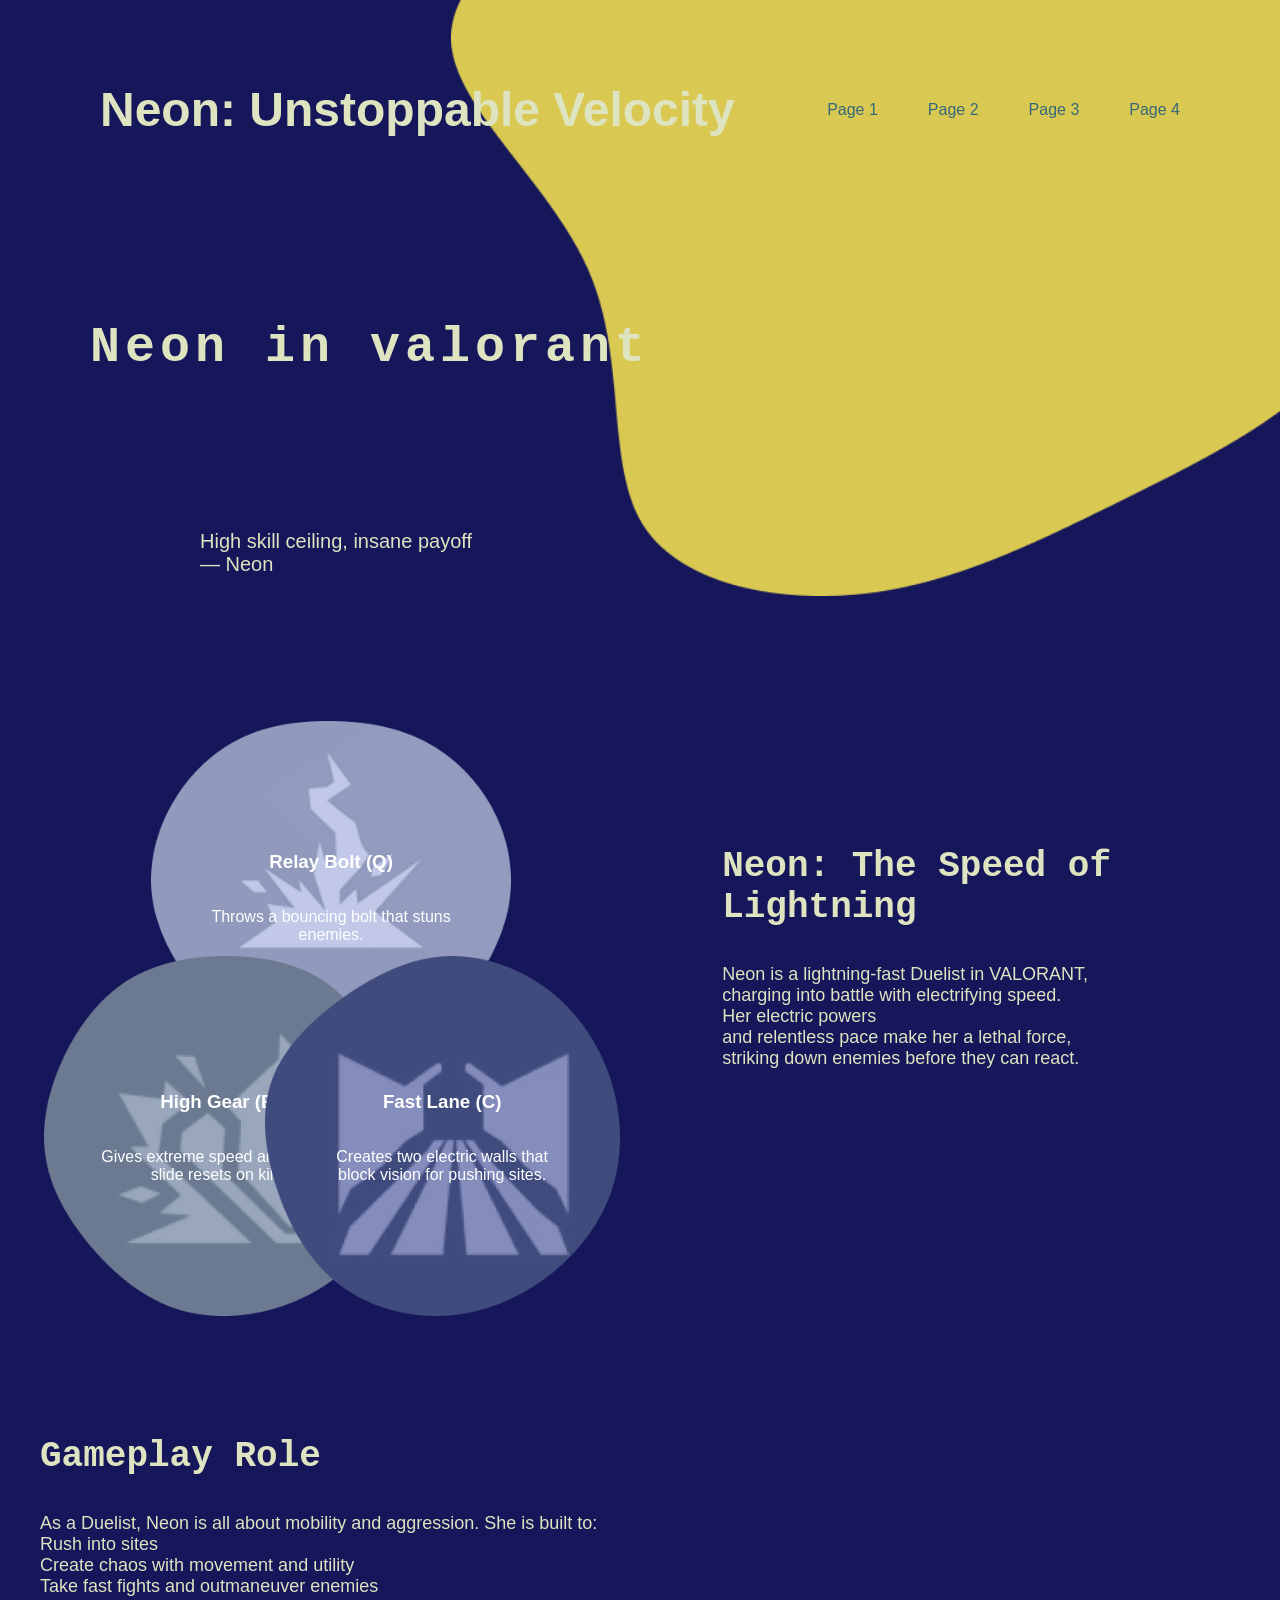
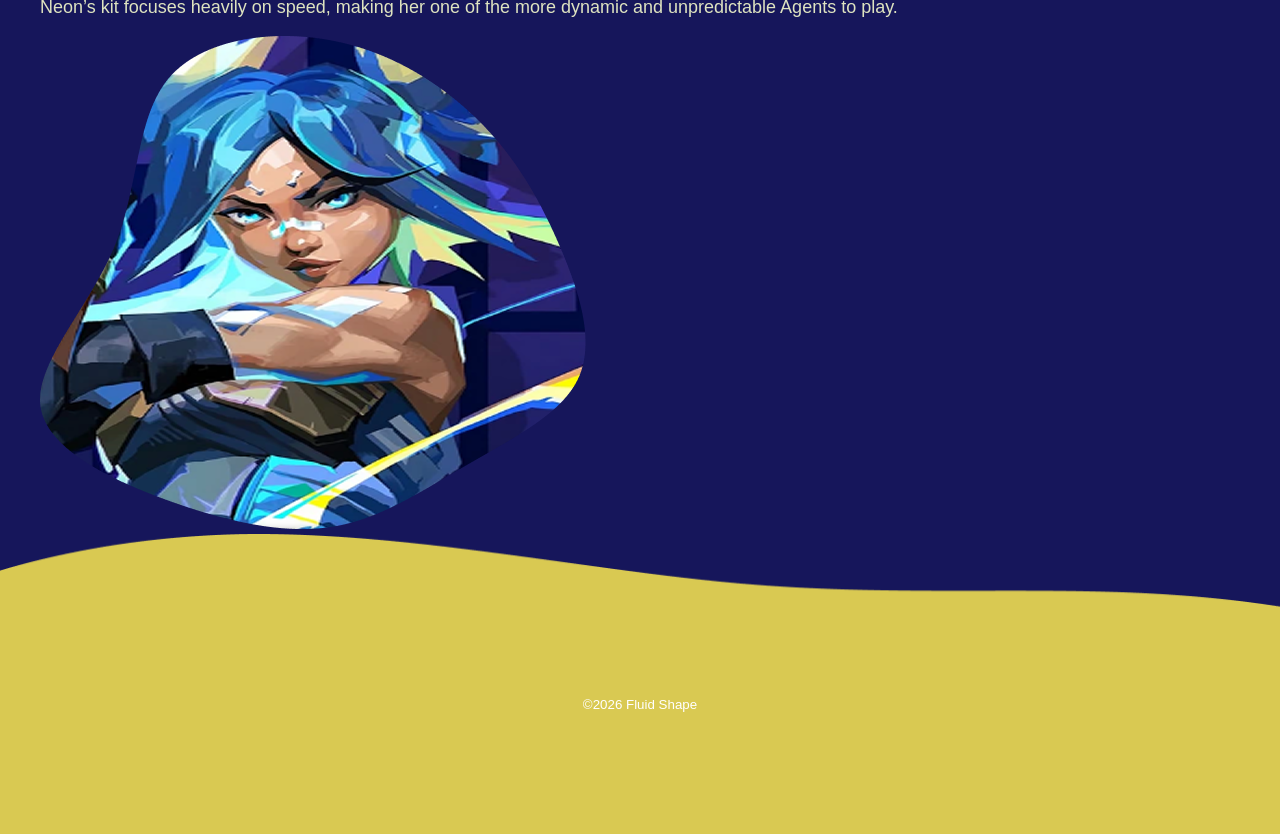
<file: custom/index.html>
<!DOCTYPE html>
<html lang="ja">
<head>
  <meta charset="UTF-8"/>
  <title>Fluid Shape</title>
  <link rel="stylesheet" href="style.css">
</head>

<body>
  <header>
    <div class="links">
      <h1 class="logo"><a href="#">Neon: Unstoppable Velocity</a></h1>
      <nav>
        <a href="#">Page 1</a>
        <a href="#">Page 2</a>
        <a href="#">Page 3</a>
        <a href="#">Page 4</a>
      </nav>
    </div>
    <p class="main-copy">Neon in valorant</p>
    <p class="sub-copy">
      High skill ceiling, insane payoff <br> — Neon
    </p>
  </header>

  <main>
    <section class="feature">
      <div class="text-area">
        <h2>Neon: The Speed of Lightning</h2>
        <p>Neon is a lightning-fast Duelist in VALORANT,<br>
           charging into battle with electrifying speed.<br>
            Her electric powers<br> and relentless pace make her a lethal force, <br>striking down enemies before they can react.</p>
      </div>

      <div class="features">
        <div class="center">
          <div>
            <h3>Relay Bolt (Q)</h3>
            <p>Throws a bouncing bolt that stuns<br>enemies.</p>
          </div>
        </div>
        <div class="left">
          <div>
            <h3>High Gear (E)</h3>
            <p>Gives extreme speed and a slide; <br>slide resets on kills.</p>
          </div>
        </div>
        <div class="right">
          <div>
            <h3>Fast Lane (C)</h3>
            <p>Creates two electric walls that<br>
               block vision for pushing sites.</p>
          </div>
        </div>
      </div>
    </section>
    <sectin class="new-area">
        <div class="text-area">
            <h2>Gameplay Role</h2>
        <p>As a Duelist, Neon is all about mobility and aggression. She is built to:<br>

Rush into sites<br>

Create chaos with movement and utility<br>

Take fast fights and outmaneuver enemies<br>

Neon’s kit focuses heavily on speed, making her one of the more dynamic and unpredictable Agents to play.</p>
        </div>
        <img src="img/Vector (1).png" alt="猫">
    </sectin>
    </main>
    <footer>
        <small class="copyright">&copy;2026 Fluid Shape</small>
    </footer>
</body>
</html>
</file>
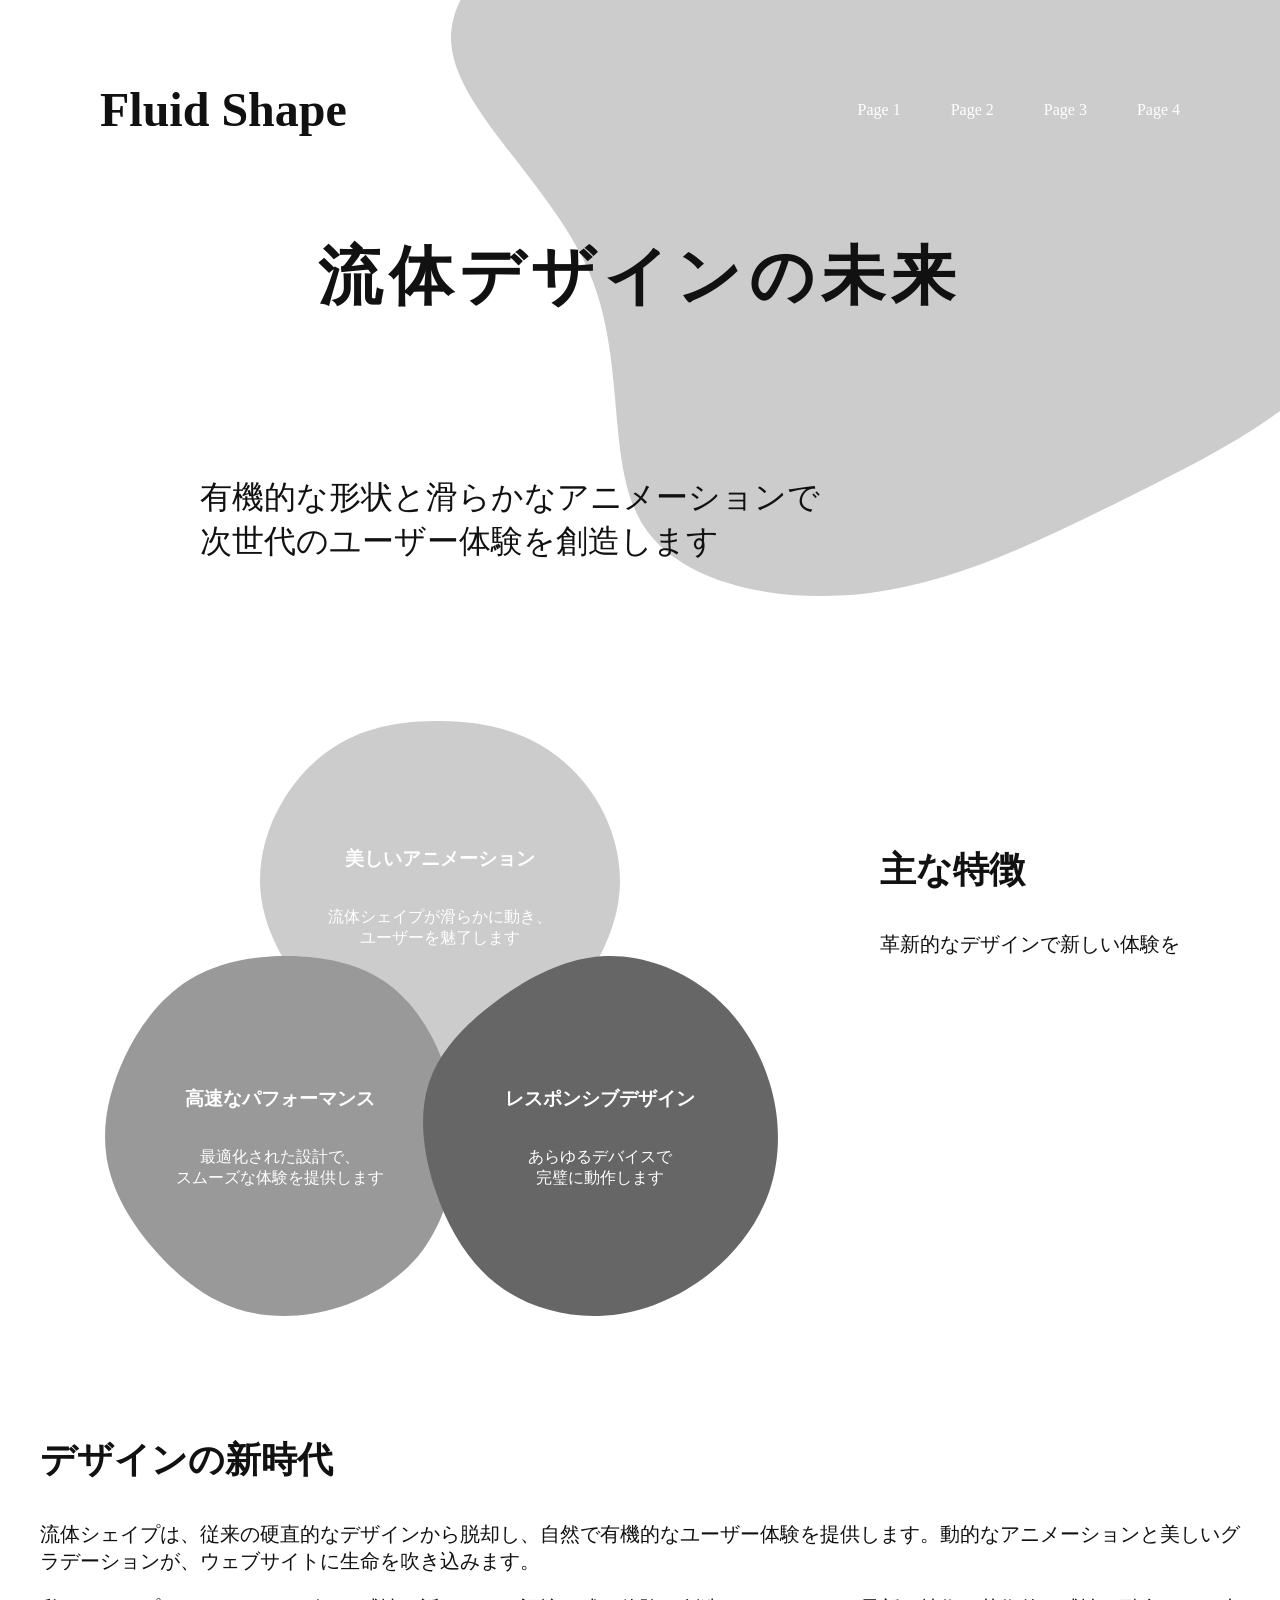
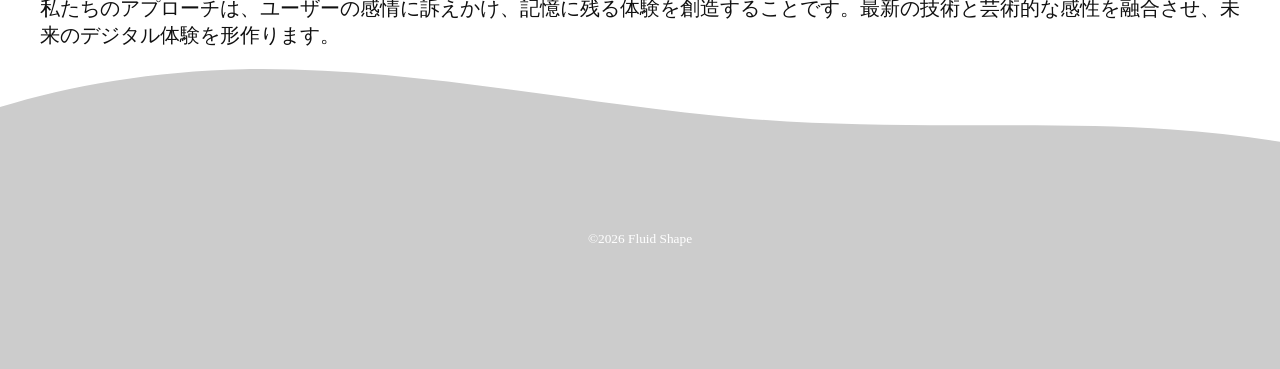
<file: sample/index.html>
<!DOCTYPE html>
<html lang="ja">
<head>
  <meta charset="UTF-8"/>
  <title>Fluid Shape</title>
  <link rel="stylesheet" href="style.css">
</head>

<body>
  <header>
    <div class="links">
      <h1 class="logo"><a href="#">Fluid Shape</a></h1>
      <nav>
        <a href="#">Page 1</a>
        <a href="#">Page 2</a>
        <a href="#">Page 3</a>
        <a href="#">Page 4</a>
      </nav>
    </div>
    <p class="main-copy">流体デザインの未来</p>
    <p class="sub-copy">
      有機的な形状と滑らかなアニメーションで<br>
      次世代のユーザー体験を創造します
    </p>
  </header>

  <main>
    <section class="feature">
      <div class="text-area">
        <h2>主な特徴</h2>
        <p>革新的なデザインで新しい体験を</p>
      </div>

      <div class="features">
        <div class="center">
          <div>
            <h3>美しいアニメーション</h3>
            <p>流体シェイプが滑らかに動き、<br>ユーザーを魅了します</p>
          </div>
        </div>
        <div class="left">
          <div>
            <h3>高速なパフォーマンス</h3>
            <p>最適化された設計で、<br>スムーズな体験を提供します</p>
          </div>
        </div>
        <div class="right">
          <div>
            <h3>レスポンシブデザイン</h3>
            <p>あらゆるデバイスで<br>完璧に動作します</p>
          </div>
        </div>
      </div>
    </section>
    <sectin class="new-area">
        <div class="text-area">
            <h2>デザインの新時代</h2>
        <p>流体シェイプは、従来の硬直的なデザインから脱却し、自然で有機的なユーザー体験を提供します。動的なアニメーションと美しいグラデーションが、ウェブサイトに生命を吹き込みます。</p>
        <p>私たちのアプローチは、ユーザーの感情に訴えかけ、記憶に残る体験を創造することです。最新の技術と芸術的な感性を融合させ、未来のデジタル体験を形作ります。</p>
        </div>
    </sectin>
    </main>
    <footer>
        <small class="copyright">&copy;2026 Fluid Shape</small>
    </footer>
</body>
</html>
</file>
<file: custom/style.css>
@charset "utf-8";
*{
    box-sizing: border-box;
}
body{
    font-family: 'Exo', sans-serif;
    margin: 0;
    color: #dee3c0;
    font-size: 16px;
    background-color: rgb(22, 22, 91);
}
a{
    color: inherit;
    text-decoration: none;
}
header{
    height: 596px;
    display: flex;
    flex-direction: column;
    position: relative;
    background: url(img/Frame.png) no-repeat top right/contain;   
}
.links{
    width: 100%;
    display: flex;
    justify-content: space-between;
    align-items: center;
    padding: 50px 100px 0;
}
.links .logo{
    font-size: 48px;
}
.links nav{
    display: flex;
    gap: 50px;
}
.links nav a{
    color: #35687a;
}
.main-copy{
    font-family: 'Roboto Mono', monospace;
    width: 100%;
    font-size: 50px;
    font-weight: 700;
    text-align: left;
    margin: 1em 0 0;
    padding: 100px 90px 0;
    letter-spacing: .1em;
    /* text-shadow: 5px 4px 5px; */
}
.sub-copy{
    font-size: 20px;
    position: absolute;
    left: 200px;
    bottom: 0;
}
main{
    width: 1200px;
    margin: auto;
    }
section{
    margin: 120px auto;
}
h2{
    font-family: 'Roboto Mono', monospace;
    font-size: 36px;
    margin-bottom: 1em;
}

.text-area p{
    font-size: 18px;
}

.feature{
    display: flex;
    flex-direction: row-reverse;
    justify-content: center;
    gap: 100px;
}
.feature .text-area{
    margin-top: 100px;
}
.features{
    width: 680px;
    height: 600px;
    position: relative;
    text-align: center;
    color: #fff;
}
.features div{
    position: absolute;
    display: flex;
    flex-direction: column;
    justify-content: center;
    align-items: center;
    width: 360px;
    height: 360px;
}
.center{
    background: url(img/Vector.png) center/contain no-repeat;
    top: 0;
    left: 50%;
    transform: translateX(-50%);
}
.left{
    background: url(img/left.png) center/contain no-repeat;
    left: 0;
    bottom: 0;
}
.right{
    
    background: url(img/right.png)center/contain no-repeat;
    right: 0;
    bottom: 0;
}
.featires h3{
    font-size: 20px;
    margin-bottom: 1em;
}

.new-era{
    display: flex;
    align-items: center;
    justify-content: space-between;
}
.new-era .text-area{
    width: 44%;
}
.new-era img{
    width: 50%;
    height: auto;
}
footer{
    height: 300px;
    background: url(img/bg-footer.png) top center/cover no-repeat;
    display: flex;
    justify-content: center;
    align-items: center;
}
.copyright{
    color: #fff;
    margin-top: 40px;
}
</file>
<file: sample/style.css>
@charset "utf-8";
*{
    box-sizing: border-box;
}
body{
    margin: 0;
    color: #111;
    font-size: 16px;
}
a{
    color: inherit;
    text-decoration: none;
}
header{
    height: 596px;
    display: flex;
    flex-direction: column;
    position: relative;
    background: url(img/header.svg) no-repeat top right/contain;   
}
.links{
    width: 100%;
    display: flex;
    justify-content: space-between;
    align-items: center;
    padding: 50px 100px 0;
}
.links .logo{
    font-size: 48px;
}
.links nav{
    display: flex;
    gap: 50px;
}
.links nav a{
    color: #fff;
}
.main-copy{
    width: 100%;
    font-size: 64px;
    font-weight: 700;
    text-align: center;
    margin: 1em 0 0;
    letter-spacing: .1em;
}
.sub-copy{
    font-size: 32px;
    position: absolute;
    left: 200px;
    bottom: 0;
}
main{
    width: 1200px;
    margin: auto;
    }
section{
    margin: 120px auto;
}
h2{
    font-size: 36px;
    margin-bottom: 1em;
}

.text-area p{
    font-size: 20px;
}

.feature{
    display: flex;
    flex-direction: row-reverse;
    justify-content: center;
    gap: 100px;
}
.feature .text-area{
    margin-top: 100px;
}
.features{
    width: 680px;
    height: 600px;
    position: relative;
    text-align: center;
    color: #fff;
}
.features div{
    position: absolute;
    display: flex;
    flex-direction: column;
    justify-content: center;
    align-items: center;
    width: 360px;
    height: 360px;
}
.center{
    background: url(img/center.svg) center/contain no-repeat;
    top: 0;
    left: 50%;
    transform: translateX(-50%);
}
.left{
    background: url(img/left.svg) center/contain no-repeat;
    left: 0;
    bottom: 0;
}
.right{
    background: url(img/right.svg)center/contain no-repeat;
    right: 0;
    bottom: 0;
}
.featires h3{
    font-size: 20px;
    margin-bottom: 1em;
}

.new-era{
    display: flex;
    align-items: center;
    justify-content: space-between;
}
.new-era .text-area{
    width: 44%;
}
.new-era img{
    width: 50%;
    height: auto;
}
footer{
    height: 300px;
    background: url(img/footer.svg) top center/cover no-repeat;
    display: flex;
    justify-content: center;
    align-items: center;
}
.copyright{
    color: #fff;
    margin-top: 40px;
}
</file>
